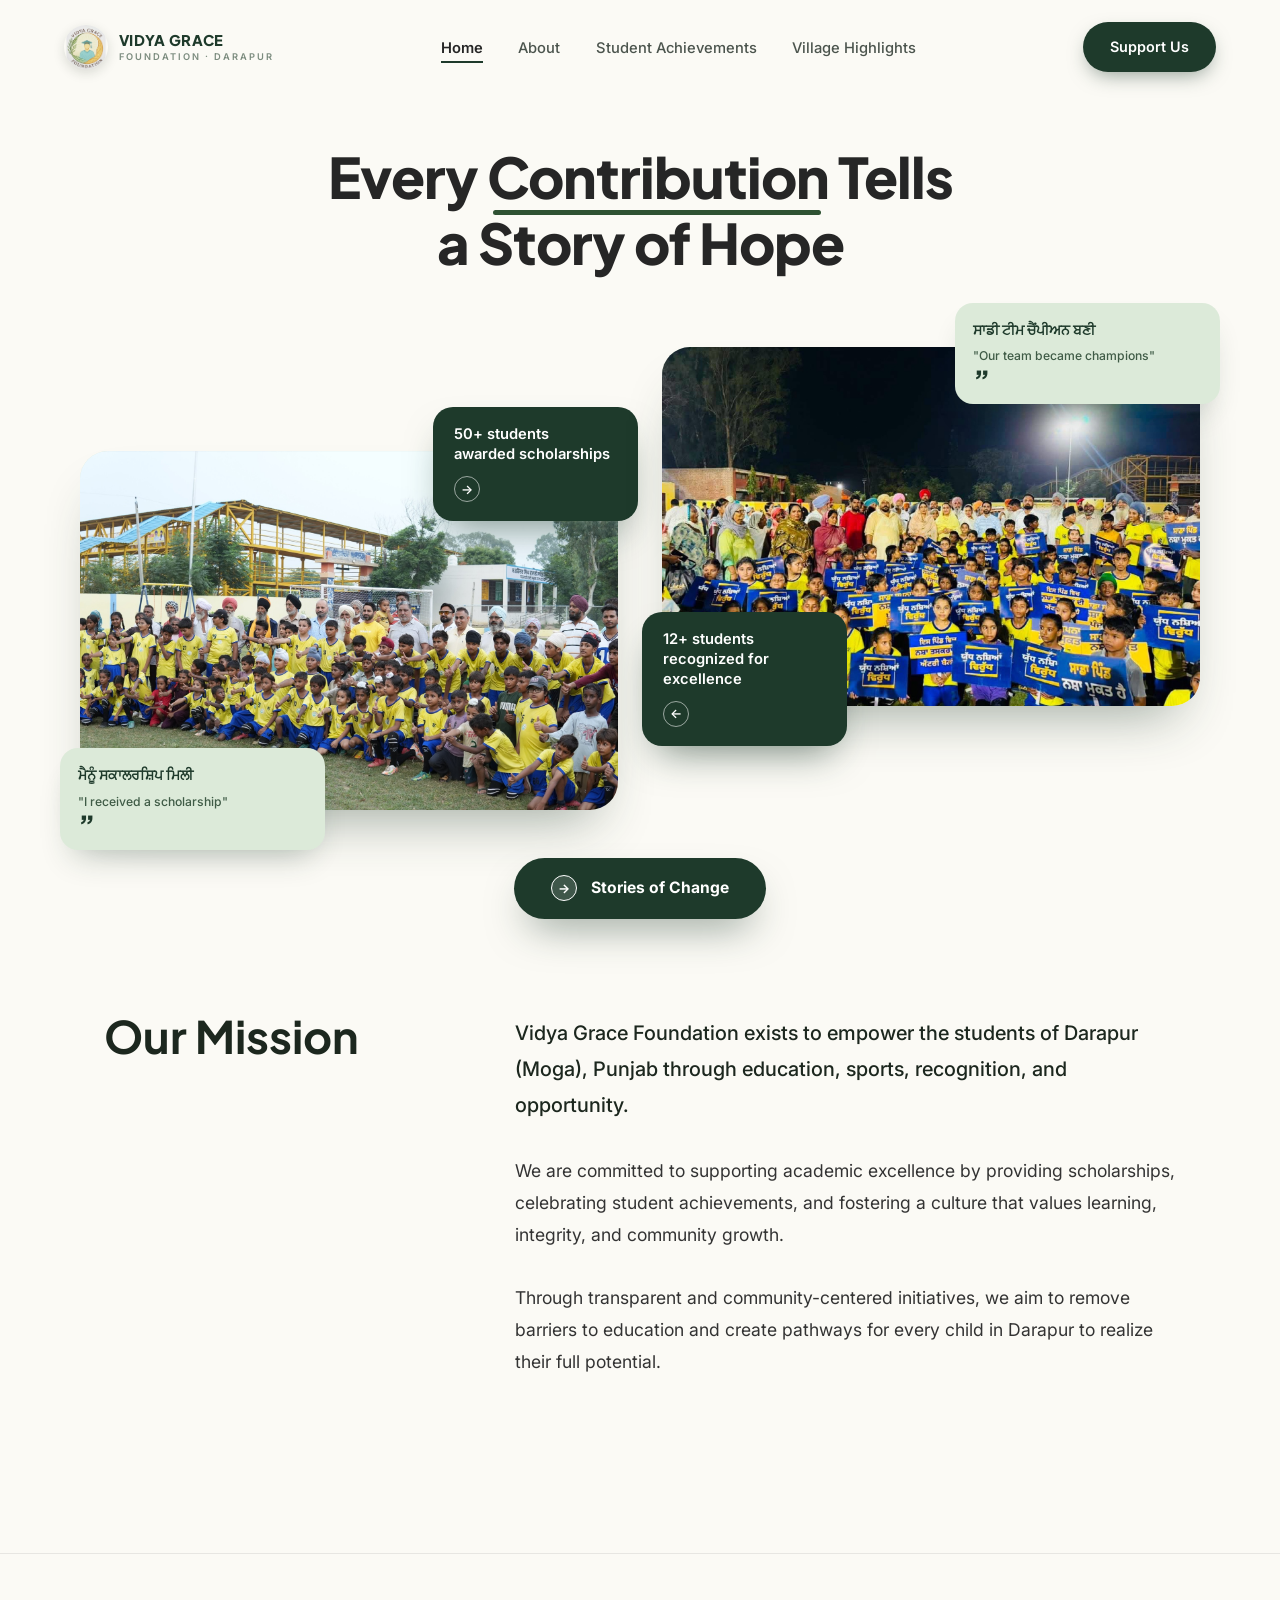
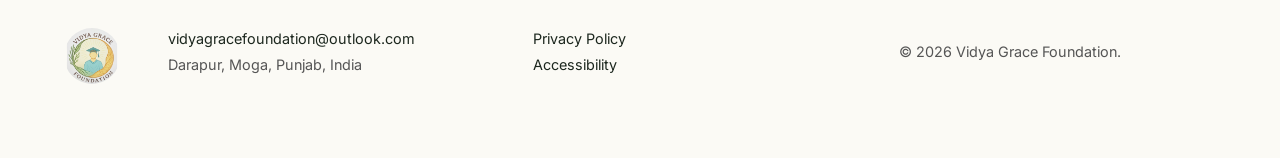
<file: index.html>
<!DOCTYPE html>
<html lang="en">
<head>
    <meta charset="UTF-8">
    <meta name="viewport" content="width=device-width, initial-scale=1.0">
    <title>Vidya Grace Foundation | Darapur, Moga, Punjab</title>
    <meta name="description" content="Vidya Grace Foundation empowers students in Darapur, Moga, Punjab through scholarships, sports, and recognition.">
    <meta property="og:type" content="website">
    <meta property="og:title" content="Vidya Grace Foundation | Darapur, Moga, Punjab">
    <meta property="og:description" content="Empowering education and sports in Darapur, Moga, Punjab through scholarships, recognition, and community upliftment.">
    <meta property="og:url" content="https://vidyagracefoundationdarapur.com/">
    <meta property="og:image" content="https://vidyagracefoundationdarapur.com/images/og-image.jpg">
    <meta property="og:image:width" content="1200">
    <meta property="og:image:height" content="630">
    <meta name="twitter:card" content="summary_large_image">
    <meta name="twitter:title" content="Vidya Grace Foundation | Darapur, Moga, Punjab">
    <meta name="twitter:description" content="Empowering education and sports in Darapur, Moga, Punjab through scholarships, recognition, and community upliftment.">
    <meta name="twitter:image" content="https://vidyagracefoundationdarapur.com/images/og-image.jpg">
    <link rel="preconnect" href="https://fonts.googleapis.com">
    <link rel="preconnect" href="https://fonts.gstatic.com" crossorigin>
    <link href="https://fonts.googleapis.com/css2?family=Inter:wght@400;500;600;700&family=Plus+Jakarta+Sans:wght@500;600;700;800&display=swap" rel="stylesheet">
    <link rel="stylesheet" href="style.css">
</head>
<body>

    <!-- Navigation -->
    <header class="navbar" id="site-nav">
        <div class="nav-inner">
            <a href="index.html" class="brand">
                <img src="logo.png" alt="Vidya Grace Foundation logo" class="brand-logo">
                <span class="brand-text">VIDYA GRACE<small>FOUNDATION &middot; DARAPUR</small></span>
            </a>
            <ul class="nav-links">
                <li><a href="index.html" class="active">Home</a></li>
                <li><a href="about.html">About</a></li>
                <li><a href="achievements.html">Student Achievements</a></li>
                <li><a href="gallery.html">Village Highlights</a></li>
            </ul>
            <a href="about.html#support" class="btn-pill btn-pill-dark">Support Us</a>
        </div>
    </header>

    <!-- Hero Section -->
    <section class="hero-new">
        <div class="hero-headline">
            <h1 class="fade-up d1">Every <span class="underline-accent">Contribution</span> Tells<br>a Story of Hope</h1>
        </div>

        <div class="hero-collage">
            <!-- Left column: lands lower, boys/sports photo -->
            <div class="collage-col is-lower">
                <div class="photo-frame fade-up d2">
                    <div class="placeholder-photo">
                        <img src="images/hero-sports-day.jpg" alt="Sports day at Vidya Grace Foundation, Darapur">
                    </div>
                    <div class="stat-card pos-tr">
                        <p>50+ students<br>awarded scholarships</p>
                        <span class="circle-icon">&#8594;</span>
                    </div>
                    <div class="quote-bubble pos-bl">
                        <p class="quote-native">ਮੈਨੂੰ ਸਕਾਲਰਸ਼ਿਪ ਮਿਲੀ</p>
                        <p class="quote-en">"I received a scholarship"</p>
                        <span class="quote-mark">&rdquo;</span>
                    </div>
                </div>
            </div>

            <!-- Right column: sits higher, student portrait -->
            <div class="collage-col">
                <div class="photo-frame fade-up d3">
                    <div class="placeholder-photo">
                        <img src="images/hero-students.jpg" alt="Students from Darapur at a Vidya Grace Foundation community event">
                    </div>
                    <div class="quote-bubble pos-tr">
                        <p class="quote-native">ਸਾਡੀ ਟੀਮ ਚੈਂਪੀਅਨ ਬਣੀ</p>
                        <p class="quote-en">"Our team became champions"</p>
                        <span class="quote-mark">&rdquo;</span>
                    </div>
                    <div class="stat-card pos-bl">
                        <p>12+ students<br>recognized for excellence</p>
                        <span class="circle-icon">&#8592;</span>
                    </div>
                </div>
            </div>
        </div>

        <div class="hero-cta-wrap fade-up d4">
            <a href="achievements.html" class="btn-cta">
                <span class="circle-icon">&#8594;</span> Stories of Change
            </a>
        </div>
    </section>

    <!-- Mission Section -->
    <section class="container split-section reveal">
        <div class="split-title">
            <h2>Our Mission</h2>
        </div>
        <div class="split-content">
            <p><strong>Vidya Grace Foundation exists to empower the students of Darapur (Moga), Punjab through education, sports, recognition, and opportunity.</strong></p>

            <p>We are committed to supporting academic excellence by providing scholarships, celebrating student achievements, and fostering a culture that values learning, integrity, and community growth.</p>

            <p>Through transparent and community-centered initiatives, we aim to remove barriers to education and create pathways for every child in Darapur to realize their full potential.</p>
        </div>
    </section>

    <!-- Footer -->
    <footer>
        <div class="footer-container">
            <div><img src="logo.png" alt="Vidya Grace Foundation logo" class="footer-logo"></div>
            <div class="footer-col"><p><a href="mailto:vidyagracefoundation@outlook.com">vidyagracefoundation@outlook.com</a><br>Darapur, Moga, Punjab, India</p></div>
            <div class="footer-col"><p><a href="#">Privacy Policy</a><br><a href="#">Accessibility</a></p></div>
            <div class="footer-col"><p>&copy; 2026 Vidya Grace Foundation.</p></div>
        </div>
    </footer>

    <script src="script.js"></script>
</body>
</html>
</file>
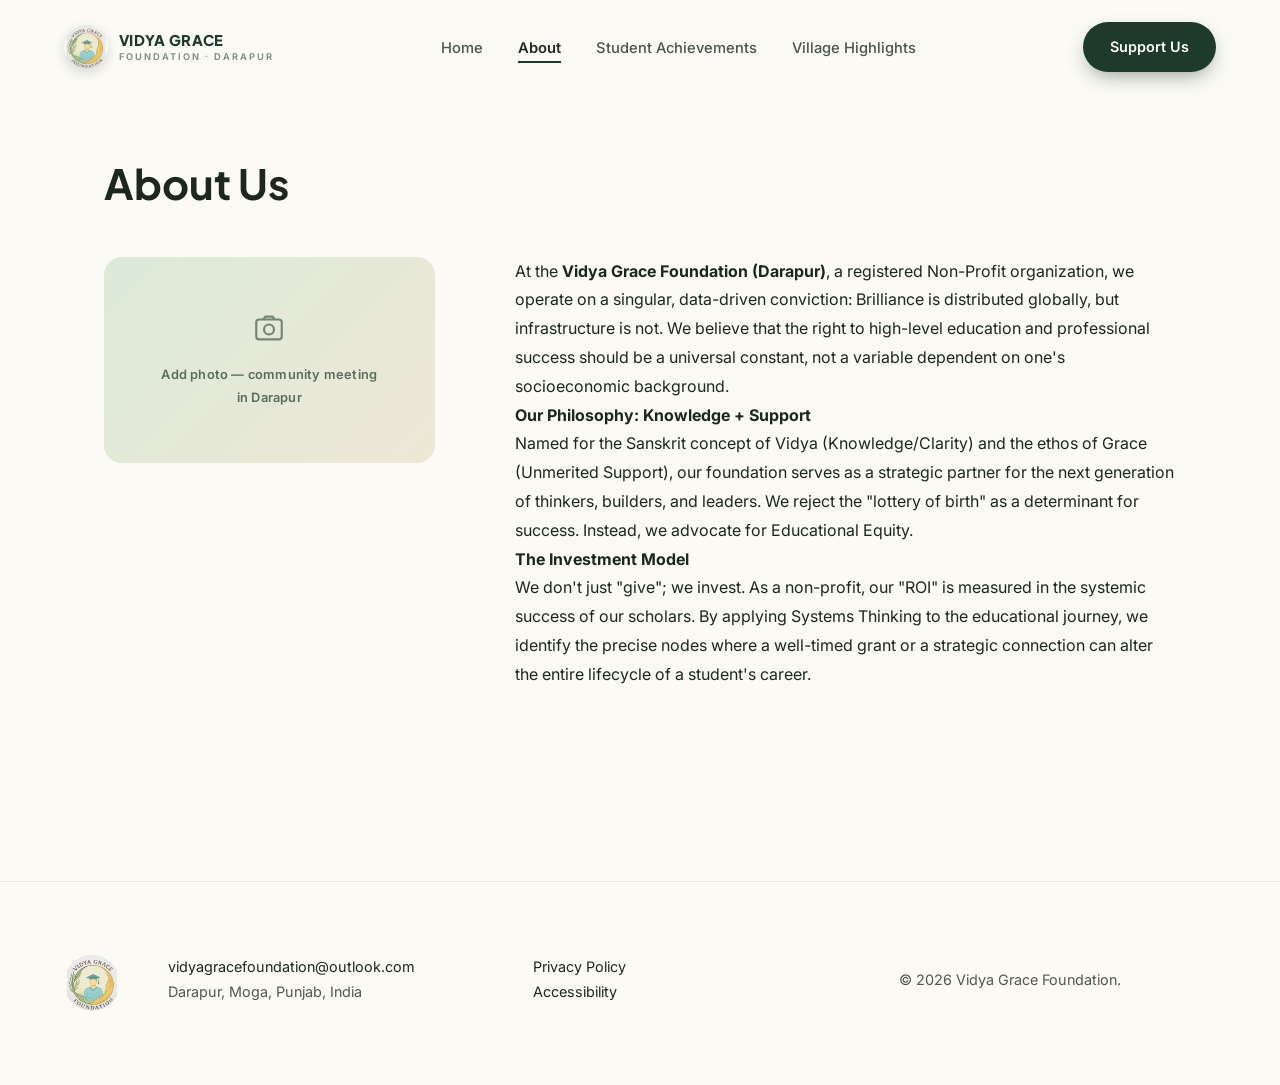
<file: about.html>
<!DOCTYPE html>
<html lang="en">
<head>
    <meta charset="UTF-8">
    <meta name="viewport" content="width=device-width, initial-scale=1.0">
    <title>About | Vidya Grace Foundation</title>
    <meta name="description" content="Vidya Grace Foundation is a registered non-profit advancing educational equity for students in Darapur, Moga, Punjab.">
    <meta property="og:type" content="website">
    <meta property="og:title" content="About | Vidya Grace Foundation">
    <meta property="og:description" content="Vidya Grace Foundation is a registered non-profit advancing educational equity for students in Darapur, Moga, Punjab.">
    <meta property="og:url" content="https://vidyagracefoundationdarapur.com/about.html">
    <meta property="og:image" content="https://vidyagracefoundationdarapur.com/images/og-image.jpg">
    <meta property="og:image:width" content="1200">
    <meta property="og:image:height" content="630">
    <meta name="twitter:card" content="summary_large_image">
    <meta name="twitter:title" content="About | Vidya Grace Foundation">
    <meta name="twitter:image" content="https://vidyagracefoundationdarapur.com/images/og-image.jpg">
    <link rel="preconnect" href="https://fonts.googleapis.com">
    <link rel="preconnect" href="https://fonts.gstatic.com" crossorigin>
    <link href="https://fonts.googleapis.com/css2?family=Inter:wght@400;500;600;700&family=Plus+Jakarta+Sans:wght@500;600;700;800&display=swap" rel="stylesheet">
    <link rel="stylesheet" href="style.css">
</head>
<body>
    <header class="navbar" id="site-nav">
        <div class="nav-inner">
            <a href="index.html" class="brand">
                <img src="logo.png" alt="Vidya Grace Foundation logo" class="brand-logo">
                <span class="brand-text">VIDYA GRACE<small>FOUNDATION &middot; DARAPUR</small></span>
            </a>
            <ul class="nav-links">
                <li><a href="index.html">Home</a></li>
                <li><a href="about.html" class="active">About</a></li>
                <li><a href="achievements.html">Student Achievements</a></li>
                <li><a href="gallery.html">Village Highlights</a></li>
            </ul>
            <a href="about.html#support" class="btn-pill btn-pill-dark">Support Us</a>
        </div>
    </header>

    <div class="container">
        <h1 class="page-title reveal">About Us</h1>

        <div class="split-section reveal">
            <div class="split-left">
                <div class="img-placeholder">
                    <div class="ph-inner">
                        <svg viewBox="0 0 24 24" fill="none" stroke="currentColor" stroke-width="1.5" width="34" height="34"><rect x="3" y="6" width="18" height="14" rx="2"/><circle cx="12" cy="13" r="3.5"/><path d="M8 6l1.5-2h5L16 6"/></svg>
                        <span>Add photo &mdash; community meeting in Darapur</span>
                    </div>
                </div>
            </div>
            <div class="split-right">
                <p>At the <strong>Vidya Grace Foundation (Darapur)</strong>, a registered Non-Profit organization, we operate on a singular, data-driven conviction: Brilliance is distributed globally, but infrastructure is not. We believe that the right to high-level education and professional success should be a universal constant, not a variable dependent on one's socioeconomic background.</p>

                <p><strong>Our Philosophy: Knowledge + Support</strong><br>
                Named for the Sanskrit concept of Vidya (Knowledge/Clarity) and the ethos of Grace (Unmerited Support), our foundation serves as a strategic partner for the next generation of thinkers, builders, and leaders. We reject the "lottery of birth" as a determinant for success. Instead, we advocate for Educational Equity.</p>

                <p><strong>The Investment Model</strong><br>
                We don't just "give"; we invest. As a non-profit, our "ROI" is measured in the systemic success of our scholars. By applying Systems Thinking to the educational journey, we identify the precise nodes where a well-timed grant or a strategic connection can alter the entire lifecycle of a student's career.</p>
            </div>
        </div>
    </div>

    <footer id="support">
        <div class="footer-container">
            <div><img src="logo.png" alt="Logo" class="footer-logo"></div>
            <div class="footer-col"><p><a href="mailto:vidyagracefoundation@outlook.com">vidyagracefoundation@outlook.com</a><br>Darapur, Moga, Punjab, India</p></div>
            <div class="footer-col"><p><a href="#">Privacy Policy</a><br><a href="#">Accessibility</a></p></div>
            <div class="footer-col"><p>&copy; 2026 Vidya Grace Foundation.</p></div>
        </div>
    </footer>

    <script src="script.js"></script>
</body>
</html>
</file>
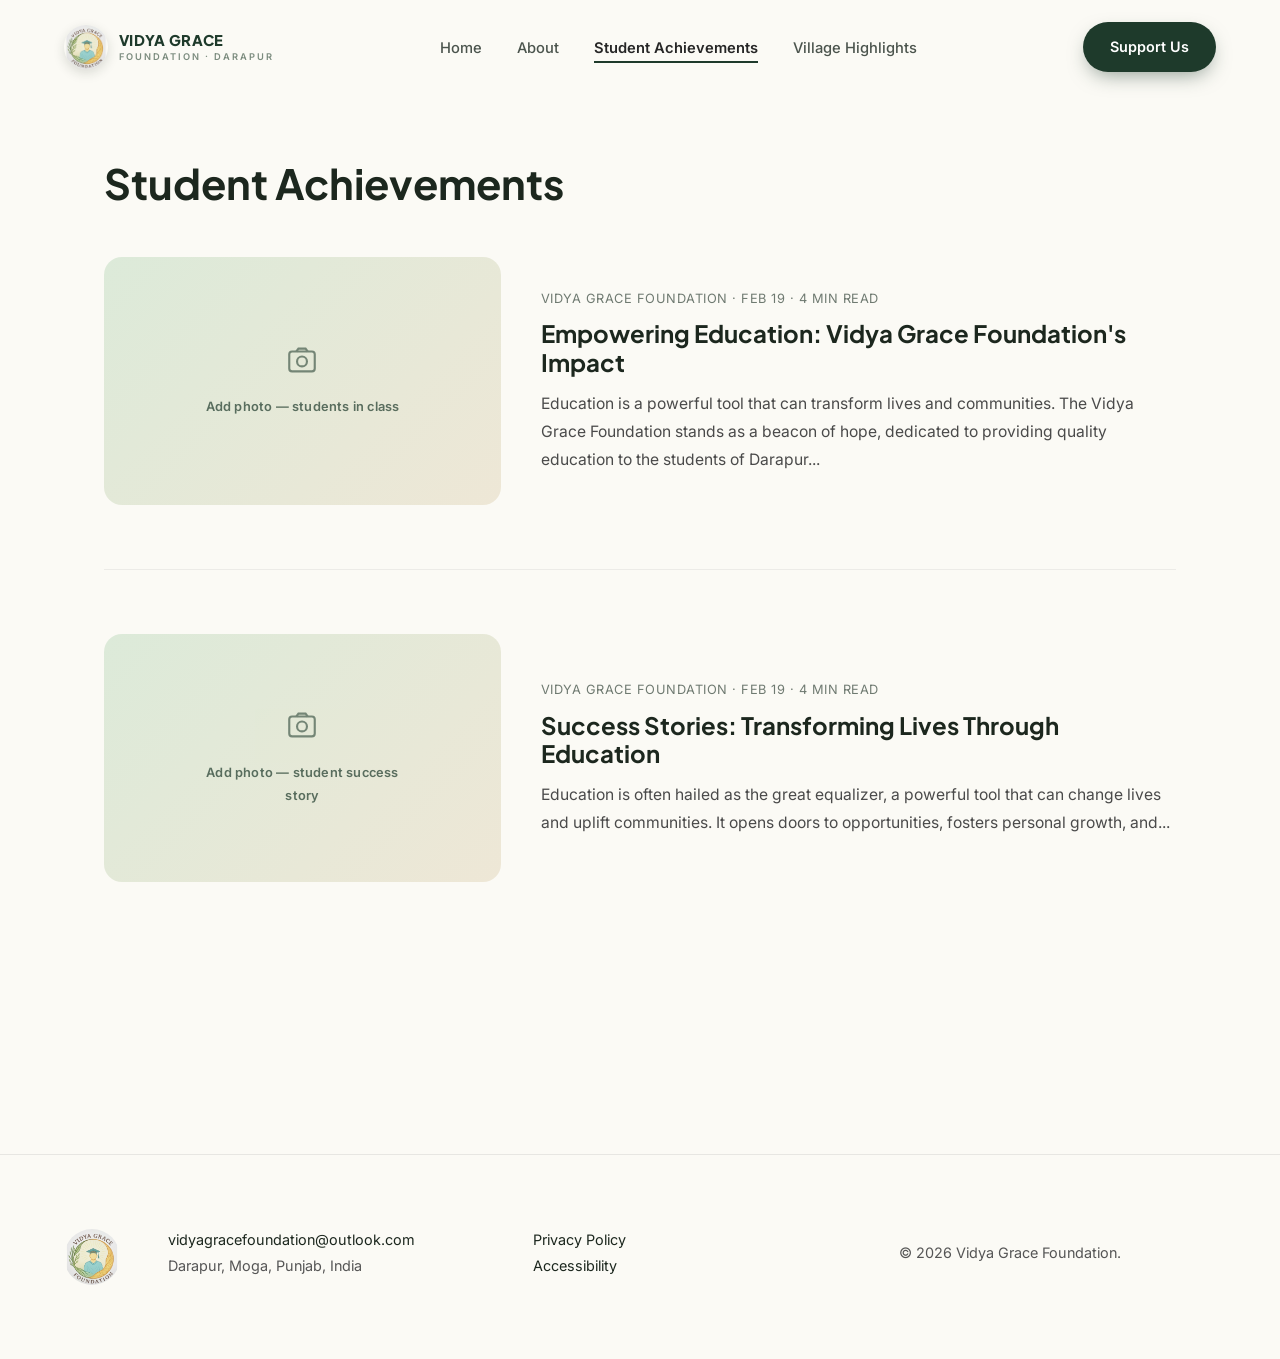
<file: achievements.html>
<!DOCTYPE html>
<html lang="en">
<head>
    <meta charset="UTF-8">
    <meta name="viewport" content="width=device-width, initial-scale=1.0">
    <title>Student Achievements | Vidya Grace Foundation</title>
    <meta name="description" content="Stories of students in Darapur, Moga, Punjab supported by Vidya Grace Foundation scholarships and recognition programs.">
    <meta property="og:type" content="website">
    <meta property="og:title" content="Student Achievements | Vidya Grace Foundation">
    <meta property="og:description" content="Stories of students in Darapur, Moga, Punjab supported by Vidya Grace Foundation scholarships and recognition programs.">
    <meta property="og:url" content="https://vidyagracefoundationdarapur.com/achievements.html">
    <meta property="og:image" content="https://vidyagracefoundationdarapur.com/images/og-image.jpg">
    <meta property="og:image:width" content="1200">
    <meta property="og:image:height" content="630">
    <meta name="twitter:card" content="summary_large_image">
    <meta name="twitter:title" content="Student Achievements | Vidya Grace Foundation">
    <meta name="twitter:image" content="https://vidyagracefoundationdarapur.com/images/og-image.jpg">
    <link rel="preconnect" href="https://fonts.googleapis.com">
    <link rel="preconnect" href="https://fonts.gstatic.com" crossorigin>
    <link href="https://fonts.googleapis.com/css2?family=Inter:wght@400;500;600;700&family=Plus+Jakarta+Sans:wght@500;600;700;800&display=swap" rel="stylesheet">
    <link rel="stylesheet" href="style.css">
</head>
<body>
    <header class="navbar" id="site-nav">
        <div class="nav-inner">
            <a href="index.html" class="brand">
                <img src="logo.png" alt="Vidya Grace Foundation logo" class="brand-logo">
                <span class="brand-text">VIDYA GRACE<small>FOUNDATION &middot; DARAPUR</small></span>
            </a>
            <ul class="nav-links">
                <li><a href="index.html">Home</a></li>
                <li><a href="about.html">About</a></li>
                <li><a href="achievements.html" class="active">Student Achievements</a></li>
                <li><a href="gallery.html">Village Highlights</a></li>
            </ul>
            <a href="about.html#support" class="btn-pill btn-pill-dark">Support Us</a>
        </div>
    </header>

    <div class="container">
        <h1 class="page-title reveal">Student Achievements</h1>

        <div class="post-card reveal">
            <div class="img-placeholder">
                <div class="ph-inner">
                    <svg viewBox="0 0 24 24" fill="none" stroke="currentColor" stroke-width="1.5" width="34" height="34"><rect x="3" y="6" width="18" height="14" rx="2"/><circle cx="12" cy="13" r="3.5"/><path d="M8 6l1.5-2h5L16 6"/></svg>
                    <span>Add photo &mdash; students in class</span>
                </div>
            </div>
            <div class="post-content">
                <div class="post-meta">Vidya Grace Foundation &middot; Feb 19 &middot; 4 min read</div>
                <h3>Empowering Education: Vidya Grace Foundation's Impact</h3>
                <p>Education is a powerful tool that can transform lives and communities. The Vidya Grace Foundation stands as a beacon of hope, dedicated to providing quality education to the students of Darapur...</p>
            </div>
        </div>

        <div class="post-card reveal">
            <div class="img-placeholder">
                <div class="ph-inner">
                    <svg viewBox="0 0 24 24" fill="none" stroke="currentColor" stroke-width="1.5" width="34" height="34"><rect x="3" y="6" width="18" height="14" rx="2"/><circle cx="12" cy="13" r="3.5"/><path d="M8 6l1.5-2h5L16 6"/></svg>
                    <span>Add photo &mdash; student success story</span>
                </div>
            </div>
            <div class="post-content">
                <div class="post-meta">Vidya Grace Foundation &middot; Feb 19 &middot; 4 min read</div>
                <h3>Success Stories: Transforming Lives Through Education</h3>
                <p>Education is often hailed as the great equalizer, a powerful tool that can change lives and uplift communities. It opens doors to opportunities, fosters personal growth, and...</p>
            </div>
        </div>
    </div>

    <footer id="support">
        <div class="footer-container">
            <div><img src="logo.png" alt="Logo" class="footer-logo"></div>
            <div class="footer-col"><p><a href="mailto:vidyagracefoundation@outlook.com">vidyagracefoundation@outlook.com</a><br>Darapur, Moga, Punjab, India</p></div>
            <div class="footer-col"><p><a href="#">Privacy Policy</a><br><a href="#">Accessibility</a></p></div>
            <div class="footer-col"><p>&copy; 2026 Vidya Grace Foundation.</p></div>
        </div>
    </footer>

    <script src="script.js"></script>
</body>
</html>
</file>
<file: style.css>
/* Premium Foundation Theme */
:root {
    --bg-color: #FBFAF5; /* A sophisticated, warm cream */
    --text-main: #1C271E; /* Almost-black forest green for high contrast */
    --accent-green: #294D36;
    --forest: #1E3A2B;
    --forest-light: #2F5233;
    --mint: #DCEAD9;
    --mint-dark: #BFE0BD;
    --gold: #D8A857;
    --ink: #262626;
    --font-heading: 'Plus Jakarta Sans', sans-serif;
    --font-body: 'Inter', sans-serif;
}

* {
    margin: 0;
    padding: 0;
    box-sizing: border-box;
}

body {
    background-color: var(--bg-color);
    color: var(--text-main);
    font-family: var(--font-body);
    line-height: 1.8;
    font-size: 16px;
    font-weight: 400;
    -webkit-font-smoothing: antialiased;
}

h1, h2, h3 {
    font-family: var(--font-heading);
    font-weight: 700;
    line-height: 1.2;
    color: var(--text-main);
}

a { color: inherit; }

img { max-width: 100%; display: block; }

/* --- Navigation --- */
.navbar {
    position: sticky;
    top: 0;
    z-index: 200;
    background-color: var(--bg-color);
    padding: 1.4rem 5%;
    transition: box-shadow 0.3s ease, padding 0.3s ease;
}
.navbar.is-scrolled {
    padding: 0.9rem 5%;
    box-shadow: 0 8px 24px rgba(28, 39, 30, 0.08);
}
.nav-inner {
    max-width: 1320px;
    margin: 0 auto;
    display: flex;
    align-items: center;
    justify-content: space-between;
    gap: 2rem;
}
.brand {
    display: flex;
    align-items: center;
    gap: 0.7rem;
    text-decoration: none;
    flex-shrink: 0;
}
.brand-logo {
    width: 44px;
    height: 44px;
    border-radius: 50%;
    object-fit: cover;
    box-shadow: 0 4px 12px rgba(28, 39, 30, 0.15);
}
.brand-text {
    font-family: var(--font-heading);
    font-weight: 800;
    font-size: 0.92rem;
    letter-spacing: 0.3px;
    color: var(--forest);
    line-height: 1.2;
}
.brand-text small {
    display: block;
    font-family: var(--font-body);
    font-weight: 600;
    font-size: 0.58rem;
    letter-spacing: 2px;
    color: #7c8c7f;
    margin-top: 1px;
}
.nav-links {
    list-style: none;
    display: flex;
    align-items: center;
    gap: 2.2rem;
    flex-wrap: wrap;
}
.nav-links a {
    position: relative;
    text-decoration: none;
    color: #4b544d;
    font-size: 0.92rem;
    font-weight: 500;
    padding-bottom: 6px;
    transition: color 0.25s ease;
}
.nav-links a::after {
    content: '';
    position: absolute;
    left: 0;
    bottom: 0;
    width: 0;
    height: 2px;
    background: var(--forest);
    transition: width 0.3s ease;
}
.nav-links a:hover { color: var(--ink); }
.nav-links a:hover::after,
.nav-links a.active::after { width: 100%; }
.nav-links a.active { color: var(--ink); font-weight: 600; }

/* --- Pill Buttons --- */
.btn-pill {
    display: inline-flex;
    align-items: center;
    gap: 0.55rem;
    padding: 0.75rem 1.7rem;
    border-radius: 50px;
    font-size: 0.9rem;
    font-weight: 600;
    text-decoration: none;
    white-space: nowrap;
    transition: transform 0.3s ease, box-shadow 0.3s ease, background 0.3s ease;
}
.btn-pill-dark {
    background: var(--forest);
    color: #fff;
    box-shadow: 0 8px 20px -6px rgba(30, 58, 43, 0.5);
}
.btn-pill-dark:hover {
    background: var(--forest-light);
    transform: translateY(-3px);
    box-shadow: 0 14px 28px -8px rgba(30, 58, 43, 0.55);
}
.circle-icon {
    width: 26px;
    height: 26px;
    border-radius: 50%;
    border: 1px solid currentColor;
    display: inline-flex;
    align-items: center;
    justify-content: center;
    font-size: 0.8rem;
    flex-shrink: 0;
}

/* --- Hero (Home) --- */
.hero-new {
    padding: 3rem 5% 2rem;
    position: relative;
}
.hero-headline {
    max-width: 980px;
    margin: 0 auto 4.5rem;
    text-align: center;
}
.hero-headline h1 {
    font-family: var(--font-heading);
    font-weight: 800;
    font-size: clamp(2.1rem, 5vw, 3.5rem);
    line-height: 1.18;
    color: var(--ink);
    letter-spacing: -1px;
}
.underline-accent {
    position: relative;
    display: inline-block;
}
.underline-accent::after {
    content: '';
    position: absolute;
    left: 2%;
    right: 2%;
    bottom: -6px;
    height: 5px;
    background: var(--forest-light);
    border-radius: 3px;
    transform-origin: left;
    animation: growLine 1.1s cubic-bezier(0.65, 0, 0.35, 1) 0.5s both;
}

.hero-collage {
    display: flex;
    gap: 2.75rem;
    max-width: 1180px;
    margin: 0 auto;
    padding: 0 1rem 9rem;
}
.collage-col {
    flex: 1;
    min-width: 0;
}
.collage-col.is-lower { margin-top: 6.5rem; }

.photo-frame { position: relative; }
.placeholder-photo {
    aspect-ratio: 3 / 2;
    border-radius: 28px;
    background: linear-gradient(135deg, #dcead9 0%, #eee7d6 100%);
    display: flex;
    align-items: center;
    justify-content: center;
    overflow: hidden;
    box-shadow: 0 30px 55px -25px rgba(30, 58, 43, 0.45);
    transition: transform 0.6s cubic-bezier(0.25, 1, 0.5, 1);
}
.photo-frame:hover .placeholder-photo { transform: scale(1.025); }
.placeholder-photo img {
    width: 100%;
    height: 100%;
    object-fit: cover;
}
.ph-inner {
    text-align: center;
    padding: 1.5rem;
    color: var(--forest);
    opacity: 0.75;
}
.ph-inner svg { width: 34px; height: 34px; margin: 0 auto 0.6rem; opacity: 0.8; }
.ph-inner span {
    display: block;
    font-size: 0.8rem;
    font-weight: 600;
    letter-spacing: 0.2px;
    max-width: 220px;
    margin: 0 auto;
}

.stat-card, .quote-bubble {
    position: absolute;
    animation: floatY 5.5s ease-in-out infinite;
}
.stat-card {
    background: var(--forest);
    color: #fff;
    border-radius: 20px;
    padding: 1.15rem 1.3rem;
    width: 205px;
    font-weight: 600;
    font-size: 0.92rem;
    line-height: 1.35;
    box-shadow: 0 20px 38px -14px rgba(30, 58, 43, 0.55);
}
.stat-card .circle-icon { margin-top: 0.7rem; border-color: rgba(255, 255, 255, 0.55); }
.quote-bubble {
    background: var(--mint);
    border-radius: 18px;
    padding: 0.95rem 1.15rem 1.1rem;
    width: 265px;
    box-shadow: 0 18px 32px -14px rgba(30, 58, 43, 0.3);
    animation-delay: 0.6s;
}
.quote-native {
    color: var(--forest);
    font-weight: 700;
    font-size: 0.86rem;
    margin-bottom: 0.15rem;
}
.quote-en {
    color: #3f5b46;
    font-size: 0.76rem;
    font-weight: 500;
}
.quote-mark {
    font-family: var(--font-heading);
    font-weight: 800;
    font-size: 1.8rem;
    color: var(--forest);
    line-height: 0.4;
    display: block;
    margin-top: 0.5rem;
}

.pos-tr { top: -2.75rem; right: -1.25rem; }
.pos-bl { bottom: -2.5rem; left: -1.25rem; }

.hero-cta-wrap {
    display: flex;
    justify-content: center;
    margin-top: -6rem;
}
.btn-cta {
    background: var(--forest);
    color: #fff;
    padding: 1.05rem 2.3rem;
    border-radius: 50px;
    display: inline-flex;
    align-items: center;
    gap: 0.85rem;
    font-weight: 700;
    font-size: 0.98rem;
    text-decoration: none;
    box-shadow: 0 20px 40px -14px rgba(30, 58, 43, 0.5);
    transition: transform 0.3s ease, box-shadow 0.3s ease, background 0.3s ease;
}
.btn-cta:hover {
    background: var(--forest-light);
    transform: translateY(-3px) scale(1.02);
    box-shadow: 0 26px 50px -14px rgba(30, 58, 43, 0.55);
}
.btn-cta .circle-icon { background: rgba(255, 255, 255, 0.15); }

@keyframes floatY {
    0%, 100% { transform: translateY(0); }
    50% { transform: translateY(-9px); }
}
@keyframes growLine {
    from { transform: scaleX(0); }
    to { transform: scaleX(1); }
}
@keyframes fadeUp {
    from { opacity: 0; transform: translateY(24px); }
    to { opacity: 1; transform: translateY(0); }
}
.fade-up { animation: fadeUp 0.9s cubic-bezier(0.25, 1, 0.5, 1) both; }
.d1 { animation-delay: 0.05s; }
.d2 { animation-delay: 0.2s; }
.d3 { animation-delay: 0.35s; }
.d4 { animation-delay: 0.5s; }

/* Scroll-triggered reveal */
.reveal {
    opacity: 0;
    transform: translateY(30px);
    transition: opacity 0.8s ease, transform 0.8s ease;
}
.reveal.in-view { opacity: 1; transform: translateY(0); }

/* --- Legacy Hero (kept for reference / other pages) --- */
.hero {
    position: relative;
    height: 85vh;
    min-height: 600px;
    background-image: url('classroom-meeting.jpg');
    background-size: cover;
    background-position: center;
    display: flex;
    align-items: center;
    justify-content: center;
    text-align: center;
}
.hero-overlay {
    position: absolute;
    inset: 0;
    background: rgba(0, 0, 0, 0.45);
}
.hero-content {
    position: relative;
    z-index: 2;
    max-width: 900px;
    padding: 0 2rem;
    color: #fff;
    display: flex;
    flex-direction: column;
    align-items: center;
}
.hero-logo {
    width: 150px;
    height: 150px;
    border-radius: 50%;
    margin-bottom: 2.5rem;
    box-shadow: 0 15px 35px rgba(0,0,0,0.3);
}
.hero h1 {
    font-size: 3.5rem;
    color: #fff;
    margin-bottom: 1.5rem;
    letter-spacing: -0.5px;
}
.hero p {
    font-size: 1.2rem;
    margin-bottom: 3rem;
    font-weight: 300;
    letter-spacing: 0.5px;
    max-width: 700px;
}
.btn-outline {
    display: inline-block;
    padding: 14px 45px;
    border: 1px solid #fff;
    border-radius: 50px;
    color: #fff;
    text-decoration: none;
    letter-spacing: 1px;
    font-size: 0.9rem;
    transition: all 0.3s ease;
}
.btn-outline:hover {
    background-color: #fff;
    color: var(--text-main);
}

/* --- Content Layouts --- */
.container {
    max-width: 1200px;
    margin: 0 auto;
    padding: 4rem 5% 6rem;
}
.page-title {
    font-size: 2.6rem;
    margin-bottom: 3rem;
}
.section-title {
    font-size: 1.9rem;
    margin-bottom: 0.75rem;
}

/* The exact Wix Split-Screen Look */
.split-section {
    display: grid;
    grid-template-columns: 1fr 2fr;
    gap: 5rem;
    margin-bottom: 3rem;
    align-items: start;
}
.split-title h2 {
    font-size: 2.8rem;
    margin-top: -0.4rem;
}
.split-content p {
    margin-bottom: 2rem;
    font-size: 1.1rem;
    color: #333;
}
.split-content p strong {
    color: var(--text-main);
    font-weight: 500;
    font-size: 1.25rem;
}

/* Full Width Image Breaker */
.feature-image {
    width: 100%;
    height: auto;
    max-height: 600px;
    object-fit: cover;
    margin: 4rem 0;
}

/* Reusable inline photo placeholder (for pages without real images yet) */
.img-placeholder {
    aspect-ratio: 16 / 10;
    border-radius: 18px;
    background: linear-gradient(135deg, #dcead9 0%, #eee7d6 100%);
    display: flex;
    align-items: center;
    justify-content: center;
    overflow: hidden;
}
.img-placeholder .ph-inner { opacity: 0.7; }
.img-placeholder.tall { aspect-ratio: 4 / 5; }

/* Post cards (Achievements) */
.post-card {
    display: grid;
    grid-template-columns: 1fr 1.6fr;
    gap: 2.5rem;
    align-items: center;
    margin-bottom: 4rem;
    padding-bottom: 4rem;
    border-bottom: 1px solid rgba(0,0,0,0.06);
}
.post-card:last-child { border-bottom: none; }
.post-meta { font-size: 0.8rem; color: #6f7a71; letter-spacing: 0.5px; margin-bottom: 0.6rem; text-transform: uppercase; }
.post-content h3 { font-size: 1.5rem; margin-bottom: 0.8rem; }
.post-content p { color: #4a4a4a; font-size: 0.98rem; }

.page-subtitle {
    margin-top: -2rem;
    margin-bottom: 3rem;
    max-width: 640px;
    color: #5a6b5e;
    font-size: 1.05rem;
}

/* Gallery grid (masonry via CSS columns, handles mixed portrait/landscape) */
.gallery-grid {
    column-count: 3;
    column-gap: 1.5rem;
}
.gallery-item {
    display: block;
    width: 100%;
    padding: 0;
    border: none;
    background: none;
    cursor: zoom-in;
    border-radius: 18px;
    overflow: hidden;
    margin-bottom: 1.5rem;
    break-inside: avoid;
    box-shadow: 0 10px 25px -12px rgba(28, 39, 30, 0.25);
    transition: transform 0.4s cubic-bezier(0.25, 1, 0.5, 1), box-shadow 0.4s ease;
}
.gallery-item img { width: 100%; height: auto; display: block; transition: transform 0.5s ease; }
.gallery-item:hover { transform: translateY(-4px); box-shadow: 0 18px 34px -14px rgba(28, 39, 30, 0.35); }
.gallery-item:hover img { transform: scale(1.03); }
.gallery-item-video { position: relative; cursor: pointer; }
.gallery-item-video::after {
    content: '\25B6';
    position: absolute;
    top: 50%;
    left: 50%;
    transform: translate(-50%, -50%);
    width: 56px;
    height: 56px;
    border-radius: 50%;
    background: rgba(255, 255, 255, 0.88);
    color: var(--forest);
    display: flex;
    align-items: center;
    justify-content: center;
    font-size: 1.1rem;
    padding-left: 4px;
    box-shadow: 0 8px 20px rgba(0, 0, 0, 0.3);
    pointer-events: none;
    transition: transform 0.3s ease;
}
.gallery-item-video:hover::after { transform: translate(-50%, -50%) scale(1.08); }
.gallery-caption {
    padding: 0.9rem 0.2rem 0;
    font-size: 0.95rem;
    font-weight: 600;
    color: var(--forest);
}

/* Lightbox */
.lightbox {
    position: fixed;
    inset: 0;
    background: rgba(15, 22, 17, 0.92);
    display: flex;
    align-items: center;
    justify-content: center;
    z-index: 1000;
    opacity: 0;
    pointer-events: none;
    transition: opacity 0.3s ease;
}
.lightbox.is-open { opacity: 1; pointer-events: auto; }
.lightbox-img, .lightbox-video {
    max-width: 88vw;
    max-height: 86vh;
    border-radius: 10px;
    box-shadow: 0 30px 60px rgba(0, 0, 0, 0.5);
}
.lightbox-close, .lightbox-nav {
    position: absolute;
    background: rgba(255, 255, 255, 0.1);
    color: #fff;
    border: none;
    border-radius: 50%;
    width: 48px;
    height: 48px;
    font-size: 1.3rem;
    cursor: pointer;
    display: flex;
    align-items: center;
    justify-content: center;
    transition: background 0.25s ease;
}
.lightbox-close:hover, .lightbox-nav:hover { background: rgba(255, 255, 255, 0.22); }
.lightbox-close { top: 1.5rem; right: 1.5rem; font-size: 1.8rem; }
.lightbox-prev { left: 1.5rem; top: 50%; transform: translateY(-50%); }
.lightbox-next { right: 1.5rem; top: 50%; transform: translateY(-50%); }

/* --- Footer --- */
footer {
    border-top: 1px solid rgba(0,0,0,0.08);
    padding: 4.5rem 5%;
    font-size: 0.9rem;
    margin-top: 3rem;
}
.footer-container {
    max-width: 1200px;
    margin: 0 auto;
    display: grid;
    grid-template-columns: auto 1fr 1fr 1fr;
    gap: 3rem;
    align-items: center;
}
.footer-logo { width: 56px; height: 56px; border-radius: 50%; }
.footer-col p { margin-bottom: 0.5rem; color: #555; }
.footer-col a { color: var(--text-main); text-decoration: none; border-bottom: 1px solid transparent; transition: border 0.3s ease; }
.footer-col a:hover { border-bottom: 1px solid var(--text-main); }

/* --- Mobile Responsiveness --- */
@media (max-width: 1100px) {
    .gallery-grid { column-count: 2; }
}
@media (max-width: 900px) {
    .split-section { grid-template-columns: 1fr; gap: 2rem; }
    .post-card { grid-template-columns: 1fr; }
    .gallery-grid { column-count: 1; }
    .hero h1 { font-size: 2.5rem; }
    .lightbox-prev { left: 0.5rem; }
    .lightbox-next { right: 0.5rem; }
    .lightbox-close { top: 0.75rem; right: 0.75rem; }
    .footer-container { grid-template-columns: 1fr; text-align: center; gap: 2rem; }
    .footer-logo { margin: 0 auto; }

    .nav-inner { flex-wrap: wrap; justify-content: center; text-align: center; }
    .nav-links { order: 3; width: 100%; justify-content: center; gap: 1.2rem 1.6rem; margin-top: 0.5rem; }

    .hero-collage { flex-direction: column; padding-bottom: 3rem; gap: 5.5rem; }
    .collage-col.is-lower { margin-top: 0; }
    .stat-card, .quote-bubble { position: static; width: 100%; margin-top: 1.25rem; animation: none; }
    .pos-tr, .pos-bl { top: auto; right: auto; bottom: auto; left: auto; }
    .hero-cta-wrap { margin-top: 1rem; }
}
</file>
